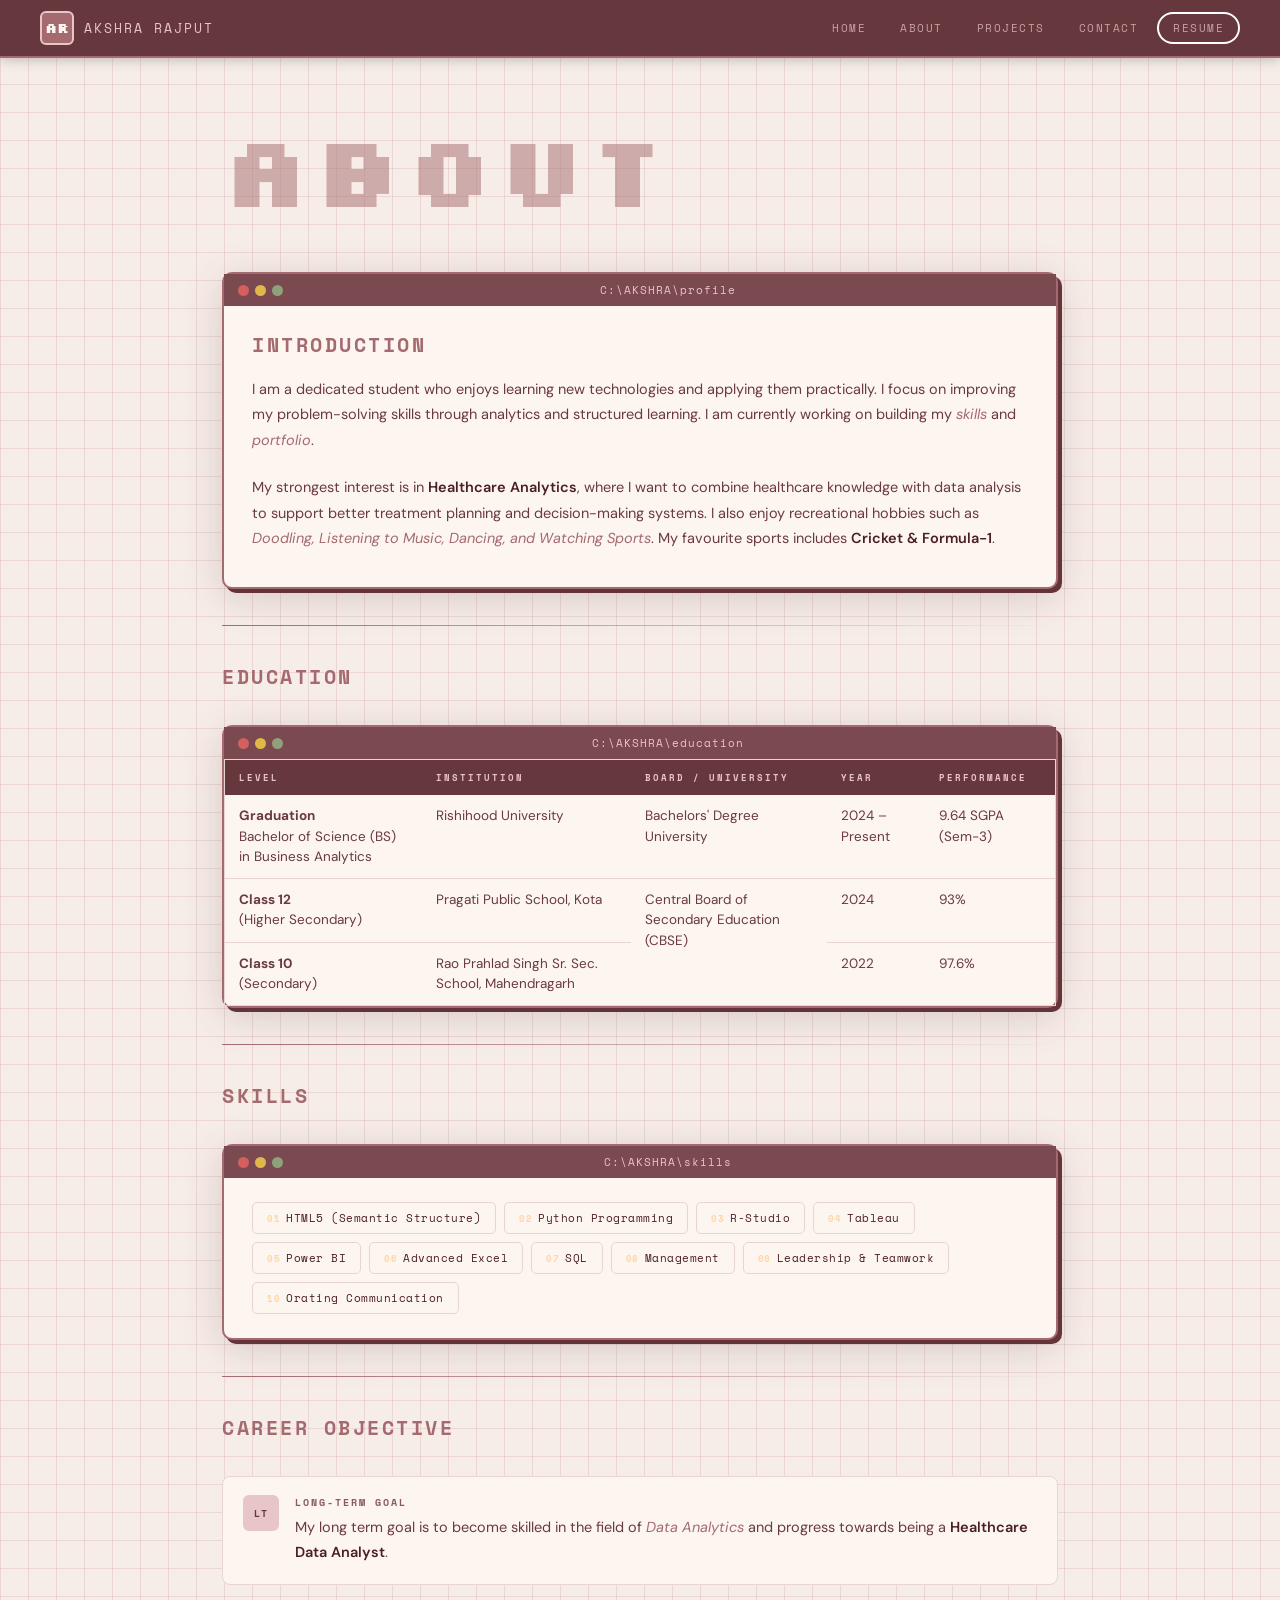
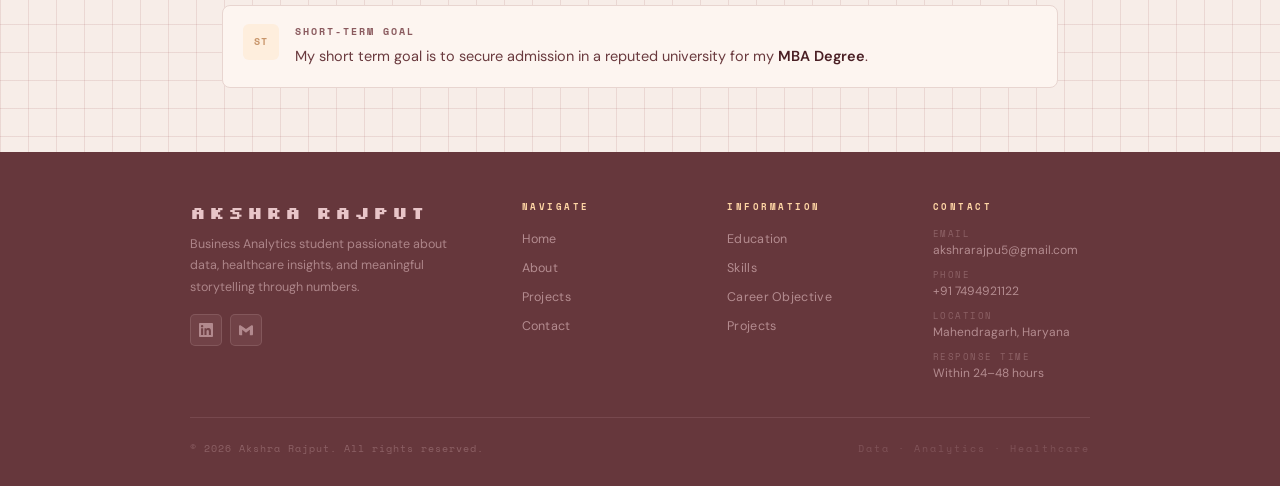
<file: about.html>
<!DOCTYPE html>
<html lang="en">
<head>
  <meta charset="UTF-8" />
  <meta name="viewport" content="width=device-width, initial-scale=1.0" />
  <title>Akshra Rajput | About</title>
  <link rel="stylesheet" href="./style.css" />
  <link rel="icon" href="https://imgs.search.brave.com/QbcaDXHiWRZ3vxyTPPIBFq5Se1q1vHML70OIbzC1Xrc/rs:fit:860:0:0:0/g:ce/aHR0cHM6Ly9jZG4u/aWNvbnNjb3V0LmNv/bS9pY29uL3ByZW1p/dW0vcG5nLTI1Ni10/aHVtYi9pZC1jYXJk/LXN0aWNrZXItaWNv/bi1zdmctZG93bmxv/YWQtcG5nLTg1MDY0/NjEucG5nP2Y9d2Vi/cCZ3PTEyOA" />

</head>
<body>

  <!-- HEADER  -->


  <header>
    <div class="header-logo">
      <div class="logo-box">AR</div>
      <h1>Akshra Rajput</h1>
    </div>
    <nav>
      <a href="./index.html" >Home</a>
      <a href="./about.html">About</a>
      <a href="./projects.html">Projects</a>
      <a href="./contact.html">Contact</a>
      <a href="Akshra_Rajput_Resume.pdf" download class="resume_btn">RESUME</a>
    </nav>
  </header>
 
  <!-- MAIN  -->

  <main>

    <div class="page_title_box">
      <h2>ABOUT</h2>
    </div>

    <!-- Introduction -->
    <div class="first_box">
      <div class="first_box_child">
        <div class="first_box_dots">
          <span class="dot-red"></span>
          <span class="dot-yellow"></span>
          <span class="dot-green"></span>
        </div>
        <div class="first_box_title">C:\AKSHRA\profile</div>
      </div>

      <div class="first_box_body">
        <div class="label">Introduction</div>

        <div class="intro-content">
          <p>
            I am a dedicated student who enjoys learning new technologies and applying them practically.
            I focus on improving my problem-solving skills through analytics and structured learning.
            I am currently working on building my <i>skills</i> and <i>portfolio</i>.
          </p>

          <p>
            My strongest interest is in <b>Healthcare Analytics</b>, where I want to combine healthcare knowledge
            with data analysis to support better treatment planning and decision-making systems.
            I also enjoy recreational hobbies such as <i>Doodling, Listening to Music, Dancing, and Watching Sports</i>.
            My favourite sports includes <b>Cricket & Formula-1</b>.
          </p>
        </div>
      </div>
    </div>
        <hr class="divider" />


    <!-- Education -->
    <div id="education" class="table_data">
      <div class="label">Education</div>

      <div class="first_box">
        <div class="first_box_child">
          <div class="first_box_dots">
            <span class="dot-red"></span>
            <span class="dot-yellow"></span>
            <span class="dot-green"></span>
          </div>
          <div class="first_box_title">C:\AKSHRA\education</div>
        </div>

        <div class="table-container">
          <table>
            <tr>
              <th>Level</th>
              <th>Institution</th>
              <th>Board / University</th>
              <th>Year</th>
              <th>Performance</th>
            </tr>

            <tr>
              <td><b>Graduation</b><br/>Bachelor of Science (BS) in Business Analytics</td>
              <td>Rishihood University</td>
              <td>Bachelors' Degree University</td>
              <td>2024 – Present</td>
              <td>9.64 SGPA (Sem-3)</td>
            </tr>

            <tr>
              <td><b>Class 12</b><br/>(Higher Secondary)</td>
              <td>Pragati Public School, Kota</td>
              <td rowspan="2">Central Board of Secondary Education (CBSE)</td>
              <td>2024</td>
              <td>93%</td>
            </tr>

            <tr>
              <td><b>Class 10</b><br/>(Secondary)</td>
              <td>Rao Prahlad Singh Sr. Sec. School, Mahendragarh</td>
              <td>2022</td>
              <td>97.6%</td>
            </tr>
          </table>
        </div>
      </div>
    </div>

    <hr class="divider" />

    <!-- Skills -->
    <div id="skills" class="section-col">
      <div class="label">Skills</div>

      <div class="first_box">
        <div class="first_box_child">
          <div class="first_box_dots">
            <span class="dot-red"></span>
            <span class="dot-yellow"></span>
            <span class="dot-green"></span>
          </div>
          <div class="first_box_title">C:\AKSHRA\skills</div>
        </div>

        <div class="first_box_body">
          <div class="skills-grid">
            <div class="skill-tag"><span class="skill-num">01</span> HTML5 (Semantic Structure)</div>
            <div class="skill-tag"><span class="skill-num">02</span> Python Programming</div>
            <div class="skill-tag"><span class="skill-num">03</span> R-Studio</div>
            <div class="skill-tag"><span class="skill-num">04</span> Tableau</div>
            <div class="skill-tag"><span class="skill-num">05</span> Power BI</div>
            <div class="skill-tag"><span class="skill-num">06</span> Advanced Excel</div>
            <div class="skill-tag"><span class="skill-num">07</span> SQL</div>
            <div class="skill-tag"><span class="skill-num">08</span> Management</div>
            <div class="skill-tag"><span class="skill-num">09</span> Leadership & Teamwork</div>
            <div class="skill-tag"><span class="skill-num">10</span> Orating Communication</div>
          </div>
        </div>
      </div>
    </div>

    <hr class="divider" />

    <!-- Career Objective -->
    <div id="career" class="section-col">
      <div class="label">Career Objective</div>

      <div class="career-box">
        <div class="career-card">
          <div class="career-badge long">LT</div>
          <div class="career-text">
            <div class="career-heading">Long-Term Goal</div>
            <p class="no-margin">
              My long term goal is to become skilled in the field of <i>Data Analytics</i> 
              and progress towards being a <b>Healthcare Data Analyst</b>.
            </p>
          </div>
        </div>

        <div class="career-card">
          <div class="career-badge short">ST</div>
          <div class="career-text">
            <div class="career-heading">Short-Term Goal</div>
            <p class="no-margin">
              My short term goal is to secure admission in a reputed university for my <b>MBA Degree</b>.
            </p>
          </div>
        </div>
      </div>
    </div>
  </main>
    
<!-- FOOTER.  -->

  <footer>
    <div class="footer-inner">
      <div class="footer-grid">
        <div class="footer-box1">
          <div class="box1_child">Akshra Rajput</div>
          <p class="box1_kid">Business Analytics student passionate about data, healthcare insights, and meaningful storytelling through numbers.</p>
          <div class="socials">
            <a href="https://www.linkedin.com/in/akshra-rajput2503-rishihood/" aria-label="LinkedIn" title="LinkedIn">
              <svg width="14" height="14" fill="currentColor" viewBox="0 0 24 24"><path d="M20.447 20.452h-3.554v-5.569c0-1.328-.027-3.037-1.852-3.037-1.853 0-2.136 1.445-2.136 2.939v5.667H9.351V9h3.414v1.561h.046c.477-.9 1.637-1.85 3.37-1.85 3.601 0 4.267 2.37 4.267 5.455v6.286zM5.337 7.433a2.062 2.062 0 0 1-2.063-2.065 2.064 2.064 0 1 1 2.063 2.065zm1.782 13.019H3.555V9h3.564v11.452zM22.225 0H1.771C.792 0 0 .774 0 1.729v20.542C0 23.227.792 24 1.771 24h20.451C23.2 24 24 23.227 24 22.271V1.729C24 .774 23.2 0 22.222 0h.003z"/></svg>
            </a>
            <a href="mailto:akshrarajpu5@gmail.com" aria-label="Email" title="Email">
              <svg width="14" height="14" fill="currentColor" viewBox="0 0 24 24"><path d="M24 5.457v13.909c0 .904-.732 1.636-1.636 1.636h-3.819V11.73L12 16.64l-6.545-4.91v9.273H1.636A1.636 1.636 0 0 1 0 19.366V5.457c0-.9.732-1.636 1.636-1.636h.909L12 10.09l9.455-6.269h.909A1.636 1.636 0 0 1 24 5.457z"/></svg>
            </a>
          </div>
        </div>
        <div class="footer-col">
          <h4>Navigate</h4>
          <ul class="footer-nav">
            <li><a href="./index.html">Home</a></li>
            <li><a href="./about.html">About</a></li>
            <li><a href="./projects.html">Projects</a></li>
            <li><a href="./contact.html">Contact</a></li>
          </ul>
        </div>
        <div class="footer-col">
          <h4>Information</h4>
          <ul class="footer-nav">
            <li><a href="./about.html#education">Education</a></li>
            <li><a href="./about.html#skills">Skills</a></li>
            <li><a href="./about.html#career">Career Objective</a></li>
            <li><a href="./projects.html">Projects</a></li>
          </ul>
        </div>
        <div class="footer-col">
          <h4>Contact</h4>
          <ul class="footer-contacts">
            <li><span class="fc-label">Email</span><span class="fc-val"><a href="mailto:akshrarajpu5@gmail.com">akshrarajpu5@gmail.com</a></span></li>
            <li><span class="fc-label">Phone</span><span class="fc-val"><a href="tel:+917494921122">+91 7494921122</a></span></li>
            <li><span class="fc-label">Location</span><span class="fc-val">Mahendragarh, Haryana</span></li>
            <li><span class="fc-label">Response Time</span><span class="fc-val">Within 24–48 hours</span></li>
          </ul>
        </div>
      </div>
      <div class="footer-bottom">
        <p>© 2026 Akshra Rajput. All rights reserved.</p>
        <span class="footer-tagline">Data · Analytics · Healthcare</span>
      </div>
    </div>
  </footer>

<script src="script.js"></script>
</body>
</html>
</file>
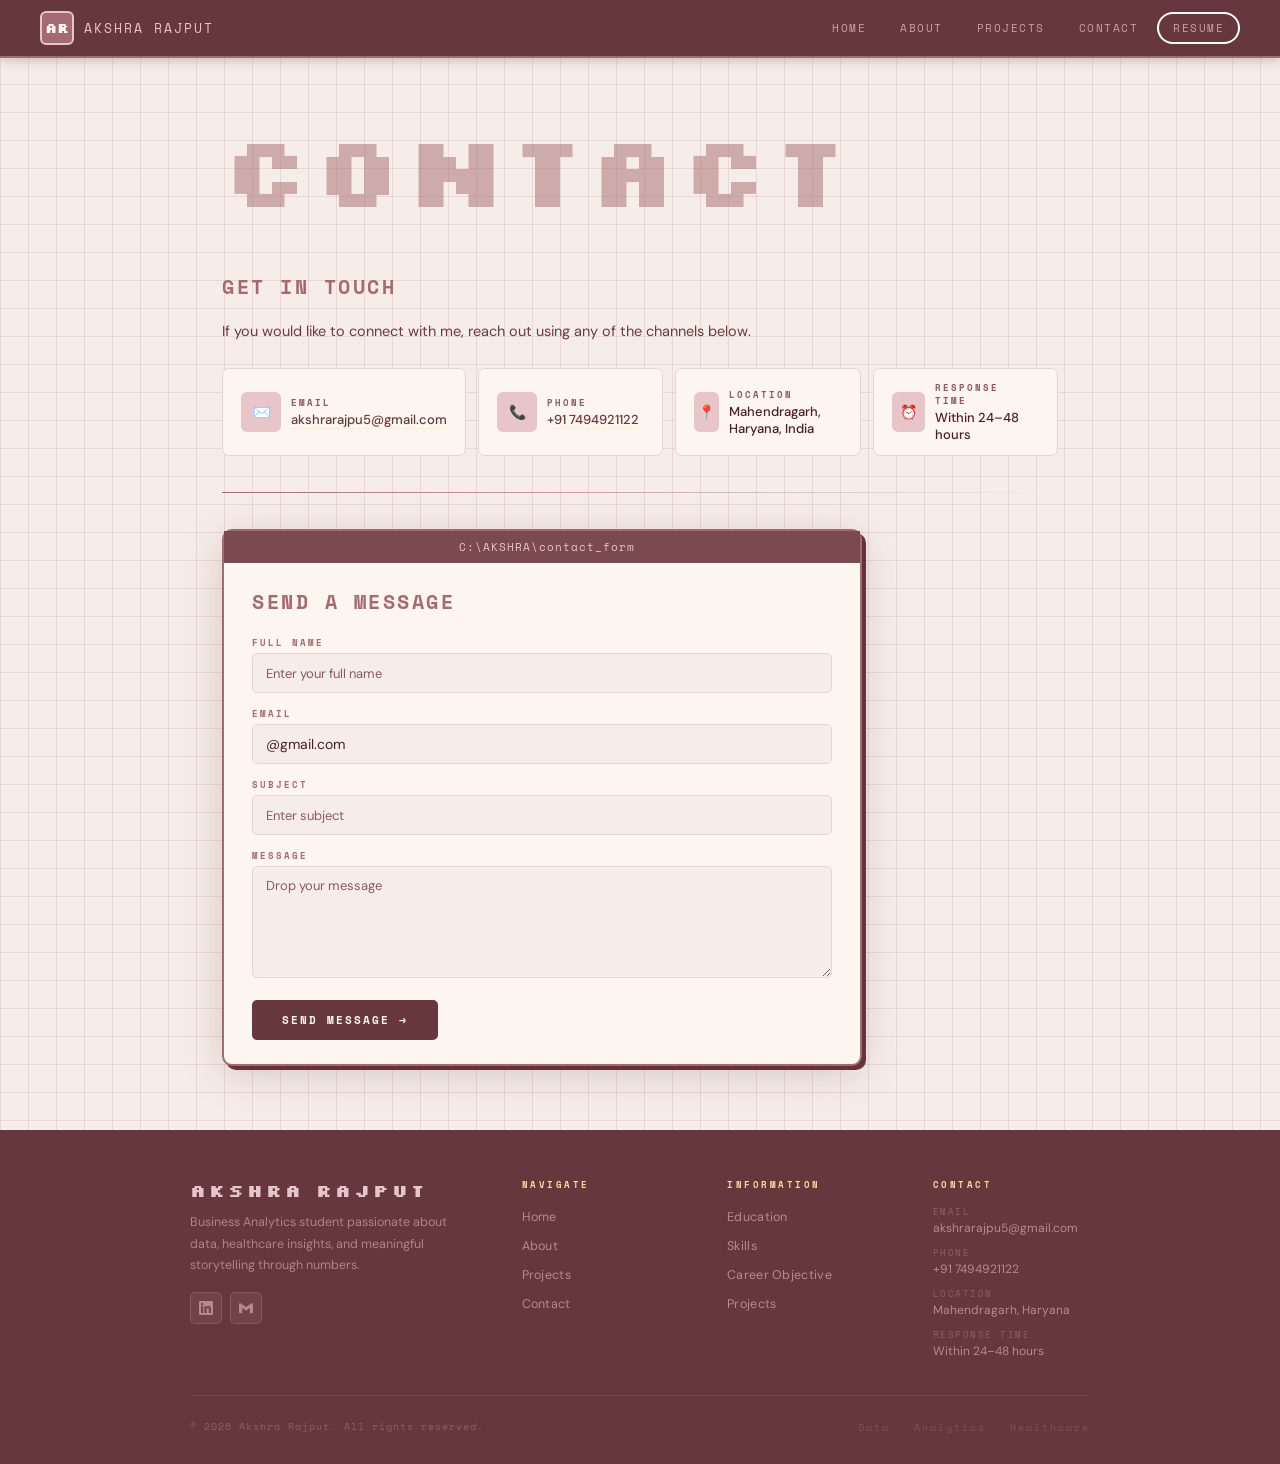
<file: contact.html>
<!DOCTYPE html>
<html lang="en">
<head>
  <meta charset="UTF-8" />
  <meta name="viewport" content="width=device-width, initial-scale=1.0" />
  <title>Akshra Rajput | Contact</title>
  <link rel="stylesheet" href="./style.css" />
  <link rel="icon" href="https://imgs.search.brave.com/QbcaDXHiWRZ3vxyTPPIBFq5Se1q1vHML70OIbzC1Xrc/rs:fit:860:0:0:0/g:ce/aHR0cHM6Ly9jZG4u/aWNvbnNjb3V0LmNv/bS9pY29uL3ByZW1p/dW0vcG5nLTI1Ni10/aHVtYi9pZC1jYXJk/LXN0aWNrZXItaWNv/bi1zdmctZG93bmxv/YWQtcG5nLTg1MDY0/NjEucG5nP2Y9d2Vi/cCZ3PTEyOA" />
</head>
<body>

<!-- HEADER  -->


  <header>
    <div class="header-logo">
      <div class="logo-box">AR</div>
      <h1>Akshra Rajput</h1>
    </div>
    <nav>
      <a href="./index.html" >Home</a>
      <a href="./about.html">About</a>
      <a href="./projects.html">Projects</a>
      <a href="./contact.html">Contact</a>
      <a href="Akshra_Rajput_Resume.pdf" download class="resume_btn">RESUME</a>
    </nav>
  </header>


<!-- MAIN  -->

  <main>

    <div class="page_title_box">
      <h2>CONTACT</h2>
    </div>

    <div class="label">Get In Touch</div>
    <p style="margin-bottom:24px;">If you would like to connect with me, reach out using any of the channels below.</p>

    <!-- Contact Info Cards -->
    <div class="contact-info">
      <div class="contact-block">
        <div class="c-icon">✉️</div>
        <div class="c-info">
          <span class="c-label">Email</span>
          <span class="c-value"><a href="mailto: akshrarajpu5@gmail.com">akshrarajpu5@gmail.com</a></span>
        </div>
      </div>
      <div class="contact-block">
        <div class="c-icon">📞</div>
        <div class="c-info">
          <span class="c-label">Phone</span>
          <span class="c-value"><a href="tel:+917494921122">+91 7494921122</a></span>
        </div>
      </div>
      <div class="contact-block">
        <div class="c-icon">📍</div>
        <div class="c-info">
          <span class="c-label">Location</span>
          <span class="c-value">Mahendragarh, Haryana, India</span>
        </div>
      </div>
      <div class="contact-block">
        <div class="c-icon">⏰</div>
        <div class="c-info">
          <span class="c-label">Response Time</span>
          <span class="c-value">Within 24–48 hours</span>
        </div>
      </div>
    </div>

    <hr class="divider" />

    <!-- Contact Form -->
    <div class="first_box" style="max-width:640px;">
      <div class="first_box_child">
        <div class="terminal-dots">
          <span class="first_box_dots"></span>
          <span class="dot-yellow"></span>
          <span class="dot-green"></span>
        </div>
        <div class="first_box_title">C:\AKSHRA\contact_form</div>
      </div>
      <div class="first_box_body">
        <div class="label" style="margin-bottom:20px;">Send a Message</div>

        <form class="form" id="form" style="background:transparent;border:none;padding:0;box-shadow:none;max-width:100%;" onsubmit=" return handleSubmit(event)">
          <div class="form-row">
            <label for="fullname">Full Name</label>
            <input type="text" id="fullname" name="fullname" placeholder="Enter your full name" required />
          </div>
          <div class="form-row">
            <label for="email">Email</label>
            <input type="email" id="email" name="email" value="@gmail.com" placeholder="Enter your email" required />
          </div>
          <div class="form-row">
            <label for="subject">Subject</label>
            <input type="text" id="subject" name="subject" placeholder="Enter subject" required />
          </div>
          <div class="form-row">
            <label for="message">Message</label>
            <textarea id="message" name="message" rows="5" placeholder="Drop your message"></textarea>
          </div>
          <button type="submit" class="form-submit">Send Message →</button>
        </form>
      </div>
    </div>

  </main>



  <!-- FOOTER.  -->

  <footer>
    <div class="footer-inner">
      <div class="footer-grid">
        <div class="footer-box1">
          <div class="box1_child">Akshra Rajput</div>
          <p class="box1_kid">Business Analytics student passionate about data, healthcare insights, and meaningful storytelling through numbers.</p>
          <div class="socials">
            <a href="https://www.linkedin.com/in/akshra-rajput2503-rishihood/" aria-label="LinkedIn" title="LinkedIn">
              <svg width="14" height="14" fill="currentColor" viewBox="0 0 24 24"><path d="M20.447 20.452h-3.554v-5.569c0-1.328-.027-3.037-1.852-3.037-1.853 0-2.136 1.445-2.136 2.939v5.667H9.351V9h3.414v1.561h.046c.477-.9 1.637-1.85 3.37-1.85 3.601 0 4.267 2.37 4.267 5.455v6.286zM5.337 7.433a2.062 2.062 0 0 1-2.063-2.065 2.064 2.064 0 1 1 2.063 2.065zm1.782 13.019H3.555V9h3.564v11.452zM22.225 0H1.771C.792 0 0 .774 0 1.729v20.542C0 23.227.792 24 1.771 24h20.451C23.2 24 24 23.227 24 22.271V1.729C24 .774 23.2 0 22.222 0h.003z"/></svg>
            </a>
            <a href="mailto:akshrarajpu5@gmail.com" aria-label="Email" title="Email">
              <svg width="14" height="14" fill="currentColor" viewBox="0 0 24 24"><path d="M24 5.457v13.909c0 .904-.732 1.636-1.636 1.636h-3.819V11.73L12 16.64l-6.545-4.91v9.273H1.636A1.636 1.636 0 0 1 0 19.366V5.457c0-.9.732-1.636 1.636-1.636h.909L12 10.09l9.455-6.269h.909A1.636 1.636 0 0 1 24 5.457z"/></svg>
            </a>
          </div>
        </div>
        <div class="footer-col">
          <h4>Navigate</h4>
          <ul class="footer-nav">
            <li><a href="./index.html">Home</a></li>
            <li><a href="./about.html">About</a></li>
            <li><a href="./projects.html">Projects</a></li>
            <li><a href="./contact.html">Contact</a></li>
          </ul>
        </div>
        <div class="footer-col">
          <h4>Information</h4>
          <ul class="footer-nav">
            <li><a href="./about.html#education">Education</a></li>
            <li><a href="./about.html#skills">Skills</a></li>
            <li><a href="./about.html#career">Career Objective</a></li>
            <li><a href="./projects.html">Projects</a></li>
          </ul>
        </div>
        <div class="footer-col">
          <h4>Contact</h4>
          <ul class="footer-contacts">
            <li><span class="fc-label">Email</span><span class="fc-val"><a href="mailto:akshrarajpu5@gmail.com">akshrarajpu5@gmail.com</a></span></li>
            <li><span class="fc-label">Phone</span><span class="fc-val"><a href="tel:+917494921122">+91 7494921122</a></span></li>
            <li><span class="fc-label">Location</span><span class="fc-val">Mahendragarh, Haryana</span></li>
            <li><span class="fc-label">Response Time</span><span class="fc-val">Within 24–48 hours</span></li>
          </ul>
        </div>
      </div>
      <div class="footer-bottom">
        <p>© 2026 Akshra Rajput. All rights reserved.</p>
        <span class="footer-tagline">Data · Analytics · Healthcare</span>
      </div>
    </div>
  </footer>

<script src="script.js"></script>
</body>
</html>
</file>
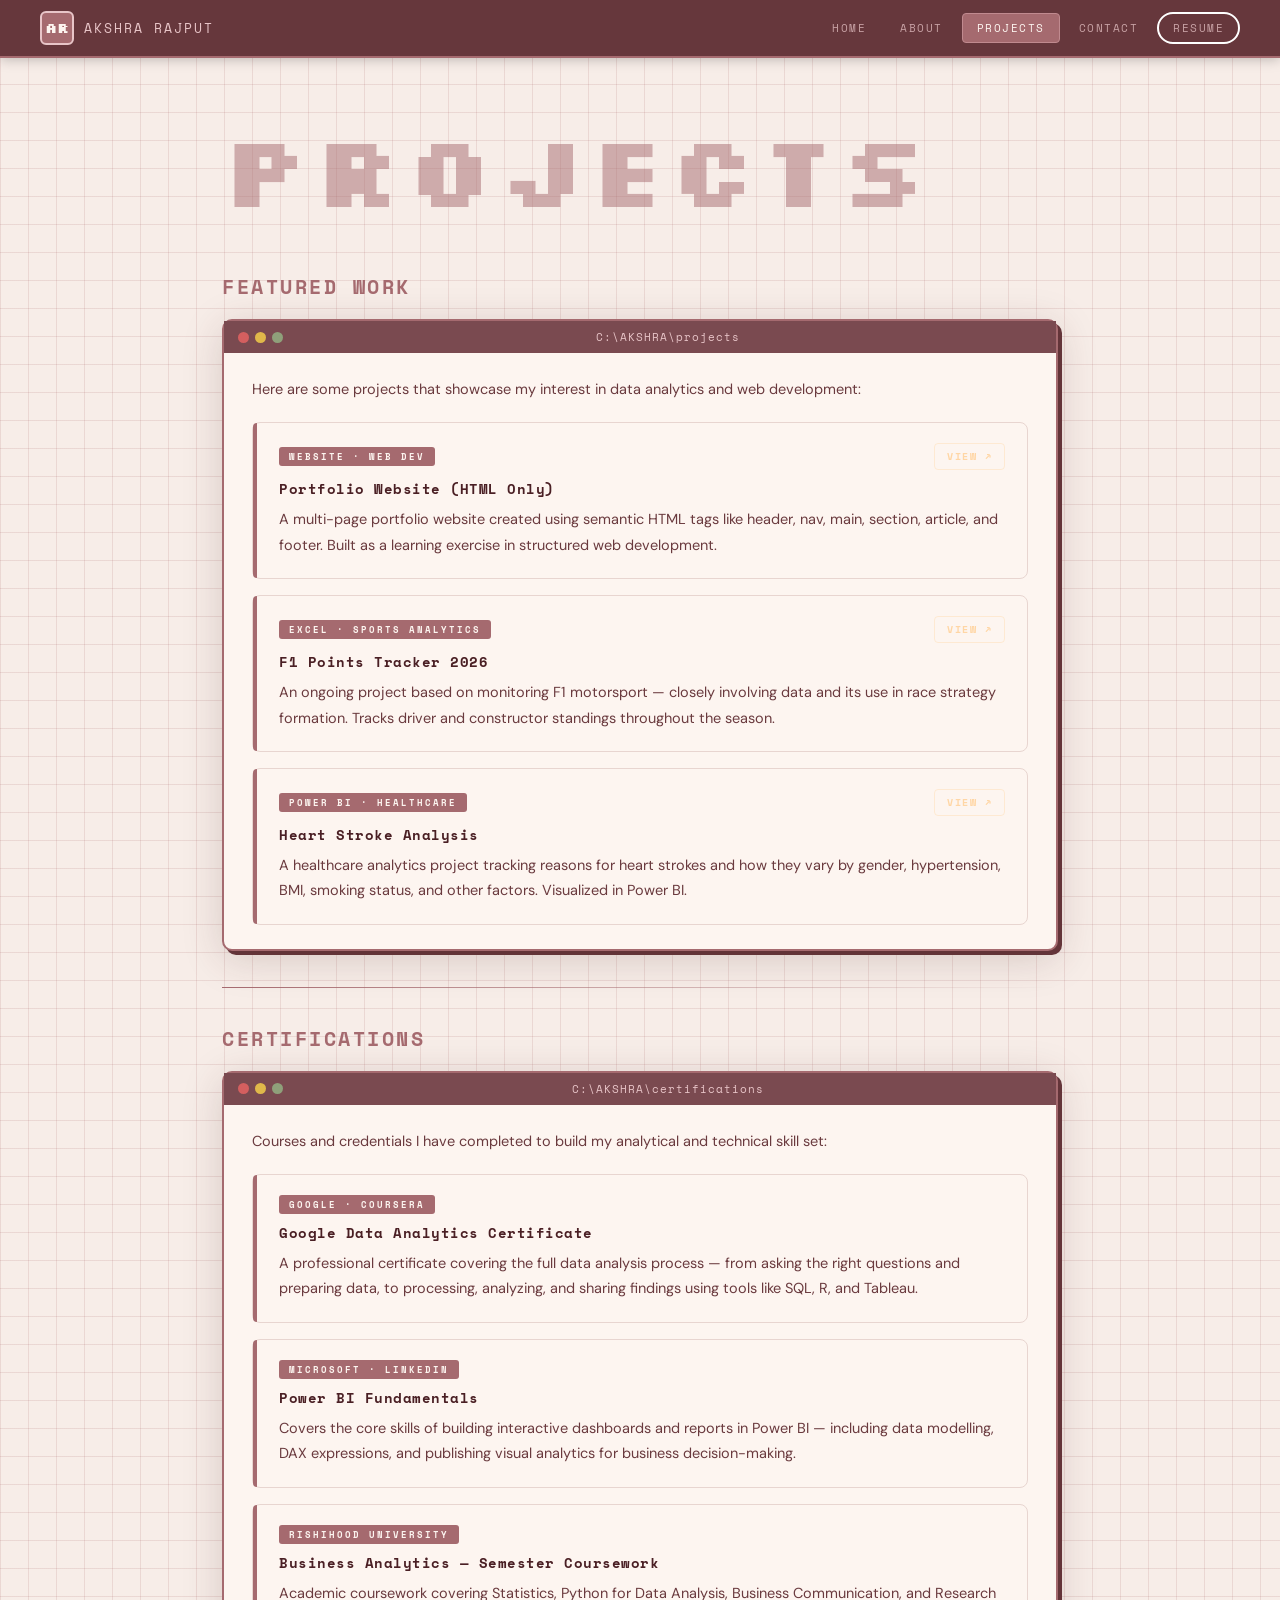
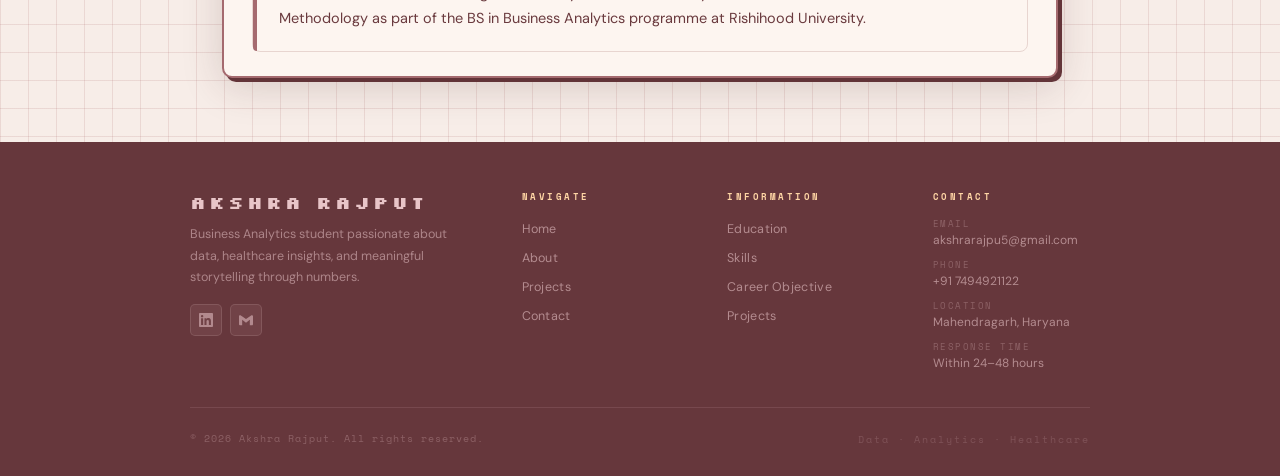
<file: projects.html>
<!DOCTYPE html>
<html lang="en">
<head>
  <meta charset="UTF-8" />
  <meta name="viewport" content="width=device-width, initial-scale=1.0" />
  <title>Akshra Rajput | Projects</title>
  <link rel="stylesheet" href="./style.css" />
  <link rel="icon" href="https://imgs.search.brave.com/QbcaDXHiWRZ3vxyTPPIBFq5Se1q1vHML70OIbzC1Xrc/rs:fit:860:0:0:0/g:ce/aHR0cHM6Ly9jZG4u/aWNvbnNjb3V0LmNv/bS9pY29uL3ByZW1p/dW0vcG5nLTI1Ni10/aHVtYi9pZC1jYXJk/LXN0aWNrZXItaWNv/bi1zdmctZG93bmxv/YWQtcG5nLTg1MDY0/NjEucG5nP2Y9d2Vi/cCZ3PTEyOA" />

</head>
<body>

<!-- HEADER  -->

  <header>
    <div class="header-logo">
      <div class="logo-box">AR</div>
      <h1>Akshra Rajput</h1>
    </div>
    <nav>
      <a href="./index.html">Home</a>
      <a href="./about.html">About</a>
      <a href="./projects.html" class="active">Projects</a>
      <a href="./contact.html">Contact</a>
      <a href="Akshra_Rajput_Resume.pdf" download class="resume_btn">RESUME</a>
    </nav>
  </header>

<!-- MAIN  -->

  <main>

    <div class="page_title_box">
      <h2>PROJECTS</h2>
    </div>

    <!-- ── FEATURED WORK ── -->

    <div class="label">Featured Work</div>

    <div class="first_box">
      <div class="first_box_child">
        <div class="first_box_dots">
          <span class="dot-red"></span>
          <span class="dot-yellow"></span>
          <span class="dot-green"></span>
        </div>
        <div class="first_box_title">C:\AKSHRA\projects</div>
      </div>
      <div class="first_box_body">
        <p style="margin-bottom:20px;">Here are some projects that showcase my interest in data analytics and web development:</p>

        <div class="projects-list">

          <div class="project-card">
            <div class="project-stripe"></div>
            <div class="project-inner">
              <div class="project-meta">
                <span class="project-tag">Website · Web Dev</span>
                <a href="https://akshrarajput.github.io/Portfolio/" target="_blank" class="project-link">View ↗</a>
              </div>
              <h3>Portfolio Website (HTML Only)</h3>
              <p style="margin:0;">A multi-page portfolio website created using semantic HTML tags like header, nav, main, section, article, and footer. Built as a learning exercise in structured web development.</p>
            </div>
          </div>

          <div class="project-card">
            <div class="project-stripe"></div>
            <div class="project-inner">
              <div class="project-meta">
                <span class="project-tag">Excel · Sports Analytics</span>
                <a href="https://docs.google.com/spreadsheets/d/1EVkJj0rUKvKa24UXOy1dmonShc-NpWpBqld4iDh7gLc/edit?gid=0#gid=0" target="_blank" class="project-link">View ↗</a>
              </div>
              <h3>F1 Points Tracker 2026</h3>
              <p style="margin:0;">An ongoing project based on monitoring F1 motorsport — closely involving data and its use in race strategy formation. Tracks driver and constructor standings throughout the season.</p>
            </div>
          </div>

          <div class="project-card">
            <div class="project-stripe"></div>
            <div class="project-inner">
              <div class="project-meta">
                <span class="project-tag">Power BI · Healthcare</span>
                <a href="https://app.powerbi.com/view?r=eyJrIjoiNTQxYmNlODUtYzM1MS00OGJkLWIzZTMtNmU3ZTNjMTU5NzY3IiwidCI6ImE1ODdhZDA0LTJhYzYtNDJiYi1iOWNiLWE5M2JhOGQwYmI0YiJ9" target="_blank" class="project-link">View ↗</a>
              </div>
              <h3>Heart Stroke Analysis</h3>
              <p style="margin:0;">A healthcare analytics project tracking reasons for heart strokes and how they vary by gender, hypertension, BMI, smoking status, and other factors. Visualized in Power BI.</p>
            </div>
          </div>

        </div>
      </div>
    </div>

    <hr class="divider" />

    <!-- ── CERTIFICATIONS ── -->

    <div class="label">Certifications</div>

    <div class="first_box">
      <div class="first_box_child">
        <div class="first_box_dots">
          <span class="dot-red"></span>
          <span class="dot-yellow"></span>
          <span class="dot-green"></span>
        </div>
        <div class="first_box_title">C:\AKSHRA\certifications</div>
      </div>
      <div class="first_box_body">
        <p style="margin-bottom:20px;">Courses and credentials I have completed to build my analytical and technical skill set:</p>

        <div class="projects-list">

          <div class="project-card">
            <div class="project-stripe cert-stripe"></div>
            <div class="project-inner">
              <div class="project-meta">
                <span class="project-tag cert-tag">Google · Coursera</span>
              </div>
              <h3>Google Data Analytics Certificate</h3>
              <p style="margin:0;">A professional certificate covering the full data analysis process — from asking the right questions and preparing data, to processing, analyzing, and sharing findings using tools like SQL, R, and Tableau.</p>
            </div>
          </div>

          <div class="project-card">
            <div class="project-stripe cert-stripe"></div>
            <div class="project-inner">
              <div class="project-meta">
                <span class="project-tag cert-tag">Microsoft · LinkedIn</span>
              </div>
              <h3>Power BI Fundamentals</h3>
              <p style="margin:0;">Covers the core skills of building interactive dashboards and reports in Power BI — including data modelling, DAX expressions, and publishing visual analytics for business decision-making.</p>
            </div>
          </div>

          <div class="project-card">
            <div class="project-stripe cert-stripe"></div>
            <div class="project-inner">
              <div class="project-meta">
                <span class="project-tag cert-tag">Rishihood University</span>
              </div>
              <h3>Business Analytics — Semester Coursework</h3>
              <p style="margin:0;">Academic coursework covering Statistics, Python for Data Analysis, Business Communication, and Research Methodology as part of the BS in Business Analytics programme at Rishihood University.</p>
            </div>
          </div>

        </div>
      </div>
    </div>

  </main>

<!-- FOOTER  -->

  <footer>
    <div class="footer-inner">
      <div class="footer-grid">
        <div class="footer-box1">
          <div class="box1_child">Akshra Rajput</div>
          <p class="box1_kid">Business Analytics student passionate about data, healthcare insights, and meaningful storytelling through numbers.</p>
          <div class="socials">
            <a href="https://www.linkedin.com/in/akshra-rajput2503-rishihood/" aria-label="LinkedIn" title="LinkedIn">
              <svg width="14" height="14" fill="currentColor" viewBox="0 0 24 24"><path d="M20.447 20.452h-3.554v-5.569c0-1.328-.027-3.037-1.852-3.037-1.853 0-2.136 1.445-2.136 2.939v5.667H9.351V9h3.414v1.561h.046c.477-.9 1.637-1.85 3.37-1.85 3.601 0 4.267 2.37 4.267 5.455v6.286zM5.337 7.433a2.062 2.062 0 0 1-2.063-2.065 2.064 2.064 0 1 1 2.063 2.065zm1.782 13.019H3.555V9h3.564v11.452zM22.225 0H1.771C.792 0 0 .774 0 1.729v20.542C0 23.227.792 24 1.771 24h20.451C23.2 24 24 23.227 24 22.271V1.729C24 .774 23.2 0 22.222 0h.003z"/></svg>
            </a>
            <a href="mailto:akshrarajpu5@gmail.com" aria-label="Email" title="Email">
              <svg width="14" height="14" fill="currentColor" viewBox="0 0 24 24"><path d="M24 5.457v13.909c0 .904-.732 1.636-1.636 1.636h-3.819V11.73L12 16.64l-6.545-4.91v9.273H1.636A1.636 1.636 0 0 1 0 19.366V5.457c0-.9.732-1.636 1.636-1.636h.909L12 10.09l9.455-6.269h.909A1.636 1.636 0 0 1 24 5.457z"/></svg>
            </a>
          </div>
        </div>
        <div class="footer-col">
          <h4>Navigate</h4>
          <ul class="footer-nav">
            <li><a href="./index.html">Home</a></li>
            <li><a href="./about.html">About</a></li>
            <li><a href="./projects.html">Projects</a></li>
            <li><a href="./contact.html">Contact</a></li>
          </ul>
        </div>
        <div class="footer-col">
          <h4>Information</h4>
          <ul class="footer-nav">
            <li><a href="./about.html#education">Education</a></li>
            <li><a href="./about.html#skills">Skills</a></li>
            <li><a href="./about.html#career">Career Objective</a></li>
            <li><a href="./projects.html">Projects</a></li>
          </ul>
        </div>
        <div class="footer-col">
          <h4>Contact</h4>
          <ul class="footer-contacts">
            <li><span class="fc-label">Email</span><span class="fc-val"><a href="mailto:akshrarajpu5@gmail.com">akshrarajpu5@gmail.com</a></span></li>
            <li><span class="fc-label">Phone</span><span class="fc-val"><a href="tel:+917494921122">+91 7494921122</a></span></li>
            <li><span class="fc-label">Location</span><span class="fc-val">Mahendragarh, Haryana</span></li>
            <li><span class="fc-label">Response Time</span><span class="fc-val">Within 24–48 hours</span></li>
          </ul>
        </div>
      </div>
      <div class="footer-bottom">
        <p>© 2026 Akshra Rajput. All rights reserved.</p>
        <span class="footer-tagline">Data · Analytics · Healthcare</span>
      </div>
    </div>
  </footer>

<script src="script.js"></script>
</body>
</html>
</file>
<file: style.css>
@import url('https://fonts.googleapis.com/css2?family=Space+Mono:ital,wght@0,400;0,700;1,400&family=Silkscreen:wght@400;700&family=DM+Sans:wght@300;400;500;600&display=swap');

/* ── Reset ── */
* {
  box-sizing: border-box;
  margin: 0;
  padding: 0;
}

/* ── Body ── */

body {
  background-color: #f7ede8;

  background-image:
    linear-gradient(to right, rgba(166, 90, 96, 0.15) 1px, transparent 1px),
    linear-gradient(to bottom, rgba(166, 90, 96, 0.15) 1px, transparent 1px);

  background-size: 28px 28px;
}

body {
  font-family: 'DM Sans', sans-serif;
  background-color: #f7ede8;
  color: #4A1F24;
  min-height: 100vh;
}

/* ── Header ── */
header {
  position: sticky;
  top: 0;
  background: #66373C;
  padding: 0 40px;
  display: flex;
  align-items: center;
  justify-content: space-between;
  height: 56px;
  box-shadow: 0 2px 0 #A56A6F, 0 3px 12px rgba(0,0,0,0.25);
}

.resume_btn {
  border: 2px solid white;
  border-radius: 20px;
}

/* ── Logo ── */
.header-logo {
  display: flex;
  align-items: center;
  gap: 10px;
}

.logo-box {
  width: 34px;
  height: 34px;
  background: #A56A6F;
  border: 2px solid #e8c5c8;
  border-radius: 6px;
  display: flex;
  align-items: center;
  justify-content: center;
  font-family: 'Silkscreen', monospace;
  font-size: 14px;
  font-weight: 700;
  color: #fdf5f0;
}

.header-logo h1 {
  font-family: 'Space Mono', monospace;
  font-size: 13px;
  font-weight: 400;
  color: #e8c5c8;
  letter-spacing: 2px;
  text-transform: uppercase;
}

/* ── Navigation ── */
nav {
  display: flex;
  align-items: center;
  gap: 4px;
}

nav a {
  font-family: 'Space Mono', monospace;
  font-size: 11px;
  color: rgba(232, 197, 200, 0.75);
  letter-spacing: 1.5px;
  text-transform: uppercase;
  padding: 6px 14px;
  border-radius: 4px;
  text-decoration: none;
  transition: color 0.15s, background 0.15s, border-color 0.15s;
  border: 1px solid transparent;
}

nav a:hover {
  color: #fdf5f0;
  background: rgba(255,255,255,0.08);
  border-color: rgba(232, 197, 200, 0.25);
  padding: 20px;
}

nav a.active {
  color: #fdf5f0;
  background: #A56A6F;
  border-color: #c08a8f;
}

.nav-buttons {
  display: flex;
  gap: 6px;
  margin-left: 12px;
  padding-left: 12px;
  border-left: 1px solid rgba(232, 197, 200, 0.2);
}

nav button {
  font-family: 'Space Mono', monospace;
  font-size: 10px;
  font-weight: 700;
  letter-spacing: 1px;
  text-transform: uppercase;
  padding: 5px 14px;
  border-radius: 4px;
  cursor: pointer;
  transition: background 0.15s, border-color 0.15s;
}

nav button:first-of-type {
  background: #FFD6A5;
  color: #4A1F24;
  border: 1px solid #FFD6A5;
}

nav button:first-of-type:hover {
  background: #e0b070;
  border-color: #e0b070;
}

nav button:last-of-type {
  background: transparent;
  color: #e8c5c8;
  border: 1px solid rgba(232, 197, 200, 0.3);
}

nav button:last-of-type:hover {
  background: rgba(232, 197, 200, 0.1);
}

/* ── Main ── */
main {
  max-width: 900px;
  margin: 0 auto;
  padding: 48px 32px 64px;
}

/* ── Page Title ── */
.page_title_box {
  margin-bottom: 40px;
}

.page_title_box h2 {
  font-family: 'Silkscreen', monospace;
  font-size: 100px;
  font-weight: 700;
  color: #A56A6F;
  letter-spacing: 4px;
  text-transform: uppercase;
  opacity: 0.5;
}

/* ── Divider ── */
.divider {
  width: 100%;
  height: 1px;
  background: linear-gradient(90deg, #A56A6F, transparent);
  margin: 36px 0;
  border: none;
  opacity: 1;
}

/* ── Label ── */
.label {
  display: inline-flex;
  align-items: center;
  gap: 8px;
  font-family: 'Space Mono', monospace;
  font-size: 20px;
  font-weight: 700;
  letter-spacing: 2.5px;
  text-transform: uppercase;
  color: #A56A6F;
  margin-bottom: 18px;
}

.label::before {
  width: 20px;
  height: 2px;
  background: #A56A6F;
}

/* ── About Me ── */

.about-text {
  display: flex;
  flex-direction: column;
  gap: 10px;
}

.first_box {
  background: #fdf5f0;
  border: 2px solid #A56A6F;
  border-radius: 10px;
  box-shadow: 0 8px 40px rgba(74, 31, 36, 0.18), 4px 4px 0 #66373C;
}

.first_box_child {
  background: #7a4a50;
  padding: 8px 14px;
  display: flex;
  align-items: center;
  gap: 10px;
}

.first_box_dots {
  display: flex;
  gap: 6px;
}

.first_box_dots span {
  width: 11px;
  height: 11px;
  border-radius: 50%;
  display: block;
}

.dot-red    { background: #d45f5f; }
.dot-yellow { background: #e0b84a }
.dot-green  { background: #8fa07a; }

.first_box_title {
  font-family: 'Space Mono', monospace;
  font-size: 11px;
  color: #e8c5c8;
  letter-spacing: 1px;
  flex: 1;
  text-align: center;
}

.first_box_body {
  padding: 24px 28px;
}

/* ── Intro Card ── */
.intro-card {
  display: flex;
  align-items: center;
  gap: 28px;
}

.intro-avatar {
  width: 250px;
  height: 250px;
  border-radius: 50%;
  background: #e8c5c8;
  border: 3px solid #A56A6F;
  display: flex;
  align-items: center;
  justify-content: center;
}

.intro-avatar img {
  width: 100%;
  height: 100%;
  object-fit: cover;
  border-radius: 50%;
}

.intro-text {
  display: flex;
  flex-direction: column;
  gap: 4px;
}

.greeting {
  font-size: 16px;
  color: #8a5a5e;
  font-style: italic;
}

.name {
  font-family: 'Space Mono', monospace;
  font-size: 24px;
  font-weight: 700;
  color: #4A1F24;
}

.role-tag {
  display: inline-block;
  font-family: 'Space Mono', monospace;
  font-size: 12px;
  font-weight: 700;
  letter-spacing: 2px;
  text-transform: uppercase;
  color: #66373C;
  background: #e8c5c8;
  padding: 3px 10px;
  border-radius: 3px;
  margin-top: 4px;
  width: fit-content;
}

.intro-quote {
  font-size: 18px;
  color: #8a5a5e;
  font-style: italic;
  margin-top: 6px;
}

/* ── Paragraphs ── */
p {
  font-size: 14.5px;
  line-height: 1.75;
  color: #6a3a3e;
  margin-bottom: 12px;
}

p b { color: #4A1F24; font-weight: 600; }
p i { color: #A56A6F; }

/* ── Highlights Grid ── */

.highlights-section {
  display: flex;
  flex-direction: column;
  gap: 16px;
}

.highlights-grid {
  display: flex;
  flex-wrap: wrap;
  gap: 12px;
}

.highlight-title {
  display: flex;
  flex-direction: column;
  gap: 3px;
  padding: 12px 16px;
  background: #fdf5f0;
  border: 1px solid #e8d5d0;
  border-left: 3px solid #A56A6F;
  border-radius: 8px;
  flex: 1;
  min-width: 180px;
}

.title-label {
  font-family: 'Space Mono', monospace;
  font-size: 9px;
  font-weight: 700;
  letter-spacing: 2px;
  text-transform: uppercase;
  color: #A56A6F;
}

.title-value {
  font-size: 13.5px;
  color: #4A1F24;
  font-weight: 500;
}

/* Video */

.video-content {
  display: flex;
  flex-direction: column;
  gap: 12px;
}

.video-frame {
  border-radius: 8px;
  overflow: hidden;
  border: 1px solid #e8d5d0;
}

.video-frame video {
  width: 360px;
}

/* About Intro */

.intro-content {
  display: flex;
  flex-direction: column;
  gap: 10px;
}

/* ── Table ── */

.table_data {
  display: flex;
  flex-direction: column;
  gap: 16px;
}

.table-container {
  padding: 0;
  overflow: hidden;
}

table {
  width: 100%;
  font-size: 13.5px;
  border-collapse: collapse;
  background: #fdf5f0;
  border-radius: 8px;
  border: 1px solid #e8d5d0;
}

table th {
  background: #66373C;
  color: #e8c5c8;
  font-family: 'Space Mono', monospace;
  font-weight: 700;
  font-size: 9px;
  letter-spacing: 2px;
  text-transform: uppercase;
  padding: 11px 14px;
  text-align: left;
}

table td {
  padding: 11px 14px;
  border-bottom: 1px solid #e8d5d0;
  color: #6a3a3e;
  vertical-align: top;
  line-height: 1.5;
}

table tr:hover td {
  background: rgba(165, 106, 111, 0.05);
}

/* ── Skills ── */
.skills-grid {
  display: flex;
  flex-wrap: wrap;
  gap: 8px;
}

.skill-tag {
  display: flex;
  align-items: center;
  gap: 6px;
  padding: 7px 14px;
  background: #fdf5f0;
  border: 1px solid #e8d5d0;
  border-radius: 5px;
  font-family: 'Space Mono', monospace;
  font-size: 11px;
  color: #4A1F24;
  letter-spacing: 0.5px;
  transition: background 0.15s, border-color 0.15s;
}

.skill-tag:hover {
  background: #e8c5c8;
  border-color: #A56A6F;
}

.skill-num {
  font-size: 9px;
  color: #FFD6A5;
  font-weight: 700;
}

/* ── Career Objective ── */
.section-col {
  display: flex;
  flex-direction: column;
  gap: 16px;
}

.no-margin {
  margin: 0;
}

.career-box {
  display: flex;
  gap: 20px;
  flex-direction: column;
}

.career-card {
  display: flex;
  gap: 16px;
  padding: 18px 20px;
  background: #fdf5f0;
  border: 1px solid #e8d5d0;
  border-radius: 8px;
  align-items: flex-start;
}

.career-badge {
  flex-shrink: 0;
  width: 36px;
  height: 36px;
  border-radius: 6px;
  display: flex;
  align-items: center;
  justify-content: center;
  font-family: 'Space Mono', monospace;
  font-size: 10px;
  font-weight: 700;
  letter-spacing: 1px;
  text-transform: uppercase;
}

.career-badge.long  { background: #e8c5c8; color: #66373C; }
.career-badge.short { background: rgba(255, 214, 165, 0.25); color: #c8956a; }

.career-heading {
  font-family: 'Space Mono', monospace;
  font-size: 10px;
  font-weight: 700;
  letter-spacing: 2px;
  text-transform: uppercase;
  color: #8a5a5e;
  margin-bottom: 5px;
}

/* ── Projects ── */
.projects-list {
  display: flex;
  flex-direction: column;
  gap: 16px;
}

.project-card {
  display: flex;
  background: #fdf5f0;
  border: 1px solid #e8d5d0;
  border-radius: 8px;
  transition: box-shadow 0.2s, transform 0.2s;
}

.project-card:hover {
  box-shadow: 0 4px 24px rgba(74, 31, 36, 0.15), 3px 3px 0 #A56A6F;
  transform: translate(-2px, -2px);
}

.project-stripe {
  width: 4px;
  background: #A56A6F;
  flex-shrink: 0;
  border-radius: 8px 0 0 8px;
}

.project-inner {
  padding: 20px 22px;
  display: flex;
  flex-direction: column;
  gap: 8px;
  flex: 1;
}

.project-meta {
  display: flex;
  align-items: center;
  justify-content: space-between;
  gap: 12px;
}

.project-tag {
  font-family: 'Space Mono', monospace;
  font-size: 9px;
  font-weight: 700;
  letter-spacing: 2px;
  text-transform: uppercase;
  color: #fdf5f0;
  background: #A56A6F;
  padding: 3px 10px;
  border-radius: 3px;
}

.project-inner h3 {
  font-family: 'Space Mono', monospace;
  font-size: 14px;
  font-weight: 700;
  color: #4A1F24;
  letter-spacing: 0.5px;
}

.project-link {
  font-family: 'Space Mono', monospace;
  font-size: 10px;
  font-weight: 700;
  letter-spacing: 1.5px;
  text-transform: uppercase;
  color: #FFD6A5;
  text-decoration: none;
  border: 1px solid rgba(255, 214, 165, 0.4);
  padding: 5px 12px;
  border-radius: 4px;
  transition: background 0.15s, color 0.15s, border-color 0.15s;
  white-space: nowrap;
}

.project-link:hover {
  background: #FFD6A5;
  color: #4A1F24;
  border-color: #FFD6A5;
}

/* ── Contact Info ── */
.contact-info {
  display: flex;
  flex-wrap: wrap;
  gap: 12px;
  margin-bottom: 28px;
}

.contact-block {
  display: flex;
  align-items: center;
  gap: 10px;
  padding: 12px 18px;
  background: #fdf5f0;
  border: 1px solid #e8d5d0;
  border-radius: 7px;
  flex: 1;
}

.c-icon {
  width: 40px;
  height: 40px;
  background: #e8c5c8;
  border-radius: 6px;
  display: flex;
  align-items: center;
  justify-content: center;
  font-size: 14px;
}

.c-info {
  display: flex;
  flex-direction: column;
  gap: 2px;
}

.c-label {
  font-family: 'Space Mono', monospace;
  font-size: 9px;
  font-weight: 700;
  letter-spacing: 2px;
  text-transform: uppercase;
  color: #8a5a5e;
}

.c-value {
  font-size: 13px;
  color: #4A1F24;
  font-weight: 500;
}

.c-value a {
  color: #66373C;
  text-decoration: none;
  border-bottom: 1px solid rgba(255, 214, 165, 0.3);
  transition: color 0.15s;
}

.c-value a:hover { color: #66373C; }

/* ── Contact Form ── */
.form-row {
  display: flex;
  flex-direction: column;
  gap: 4px;
  margin-bottom: 14px;
}

label {
  font-family: 'Space Mono', monospace;
  font-size: 9px;
  font-weight: 700;
  letter-spacing: 2px;
  text-transform: uppercase;
  color: #A56A6F;
}

input[type="text"],
input[type="email"],
textarea {
  width: 100%;
  padding: 10px 13px;
  font-family: 'DM Sans', sans-serif;
  font-size: 14px;
  background: #f7ede8;
  border: 1px solid #e8d5d0;
  border-radius: 5px;
  color: #4A1F24;
}

input[type="text"]:focus,
input[type="email"]:focus,
textarea:focus {
  outline: none;
  border-color: #A56A6F;
  box-shadow: 0 0 0 3px rgba(165, 106, 111, 0.14);
  background: #fdf5f0;
}

input::placeholder,
textarea::placeholder {
  color: #8a5a5e;
  font-size: 13px;
}

.form-submit {
  padding: 10px 28px;
  background: #66373C;
  color: #fdf5f0;
  font-family: 'Space Mono', monospace;
  font-size: 11px;
  font-weight: 700;
  letter-spacing: 2px;
  text-transform: uppercase;
  border: 2px solid #66373C;
  border-radius: 5px;
  cursor: pointer;
  margin-top: 8px;
}

.form-submit:hover {
  background: #FFD6A5;
  border-color: #FFD6A5;
  color: #4A1F24;
}

/* ── Footer ── */
footer {
  background: #66373C;
  padding: 48px 40px 28px;
}

.footer-inner {
  max-width: 900px;
  margin: 0 auto;
}

.footer-grid {
  display: flex;
  gap: 48px;
  padding-bottom: 36px;
  border-bottom: 1px solid rgba(232, 197, 200, 0.12);
  flex-wrap: wrap;
}

.footer-box1 {
  flex: 1.8;
  min-width: 200px;
  display: flex;
  flex-direction: column;
  gap: 10px;
}

.box1_child {
  font-family: 'Silkscreen', monospace;
  font-size: 18px;
  font-weight: 700;
  color: #e8c5c8;
  letter-spacing: 3px;
}

.box1_kid {
  font-size: 12.5px;
  color: rgba(232, 197, 200, 0.55);
  line-height: 1.7;
  margin: 0;
}

.socials {
  display: flex;
  gap: 8px;
  margin-top: 6px;
}

.socials a {
  width: 32px;
  height: 32px;
  border-radius: 5px;
  background: rgba(232, 197, 200, 0.08);
  border: 1px solid rgba(232, 197, 200, 0.15);
  display: flex;
  align-items: center;
  justify-content: center;
  color: rgba(232, 197, 200, 0.55);
  text-decoration: none;
  transition: background 0.15s, border-color 0.15s, color 0.15s;
}

.socials a:hover {
  background: #FFD6A5;
  border-color: #FFD6A5;
  color: #4A1F24;
}

.footer-col {
  flex: 1;
  min-width: 120px;
  display: flex;
  flex-direction: column;
  gap: 14px;
}

.footer-col h4 {
  font-family: 'Space Mono', monospace;
  font-size: 9px;
  font-weight: 700;
  letter-spacing: 2.5px;
  text-transform: uppercase;
  color: #FFD6A5;
}

.footer-nav {
  list-style: none;
  display: flex;
  flex-direction: column;
  gap: 8px;
}

.footer-nav li a {
  font-size: 12.5px;
  color: rgba(232, 197, 200, 0.6);
  text-decoration: none;
  letter-spacing: 0.3px;
  transition: color 0.15s;
  border: none;
}

.footer-nav li a:hover { color: #e8c5c8; }

.footer-contacts {
  list-style: none;
  display: flex;
  flex-direction: column;
  gap: 10px;
}

.footer-contacts li {
  display: flex;
  flex-direction: column;
  gap: 2px;
}

.fc-label {
  font-family: 'Space Mono', monospace;
  font-size: 9px;
  letter-spacing: 1.5px;
  color: rgba(232, 197, 200, 0.3);
  text-transform: uppercase;
}

.fc-val {
  font-size: 12px;
  color: rgba(232, 197, 200, 0.6);
}

.fc-val a {
  color: rgba(232, 197, 200, 0.6);
  text-decoration: none;
  transition: color 0.15s;
  border: none;
}

.fc-val a:hover { color: #FFD6A5; }

.footer-bottom {
  display: flex;
  align-items: center;
  justify-content: space-between;
  padding-top: 22px;
  gap: 12px;
  flex-wrap: wrap;
}

.footer-bottom p {
  font-family: 'Space Mono', monospace;
  font-size: 10px;
  color: rgba(232, 197, 200, 0.3);
  letter-spacing: 1px;
  margin: 0;
}

.footer-tagline {
  font-family: 'Space Mono', monospace;
  font-size: 10px;
  color: rgba(232, 197, 200, 0.2);
  letter-spacing: 2px;
}

/* ── Responsive ── */
@media (max-width: 640px) {
  header {
    padding: 12px 16px;
    height: auto;
    flex-direction: column;
    gap: 10px;
  }
  nav { flex-wrap: wrap; gap: 3px; }
  main { padding: 28px 16px 48px; }
  .page_title_box h2 { font-size: 32px; }
  footer { padding: 36px 20px 24px; }
  .footer-grid { gap: 28px; }
  .footer-bottom { flex-direction: column; align-items: flex-start; }
  .intro-card { flex-direction: column; align-items: flex-start; }
}
</file>
